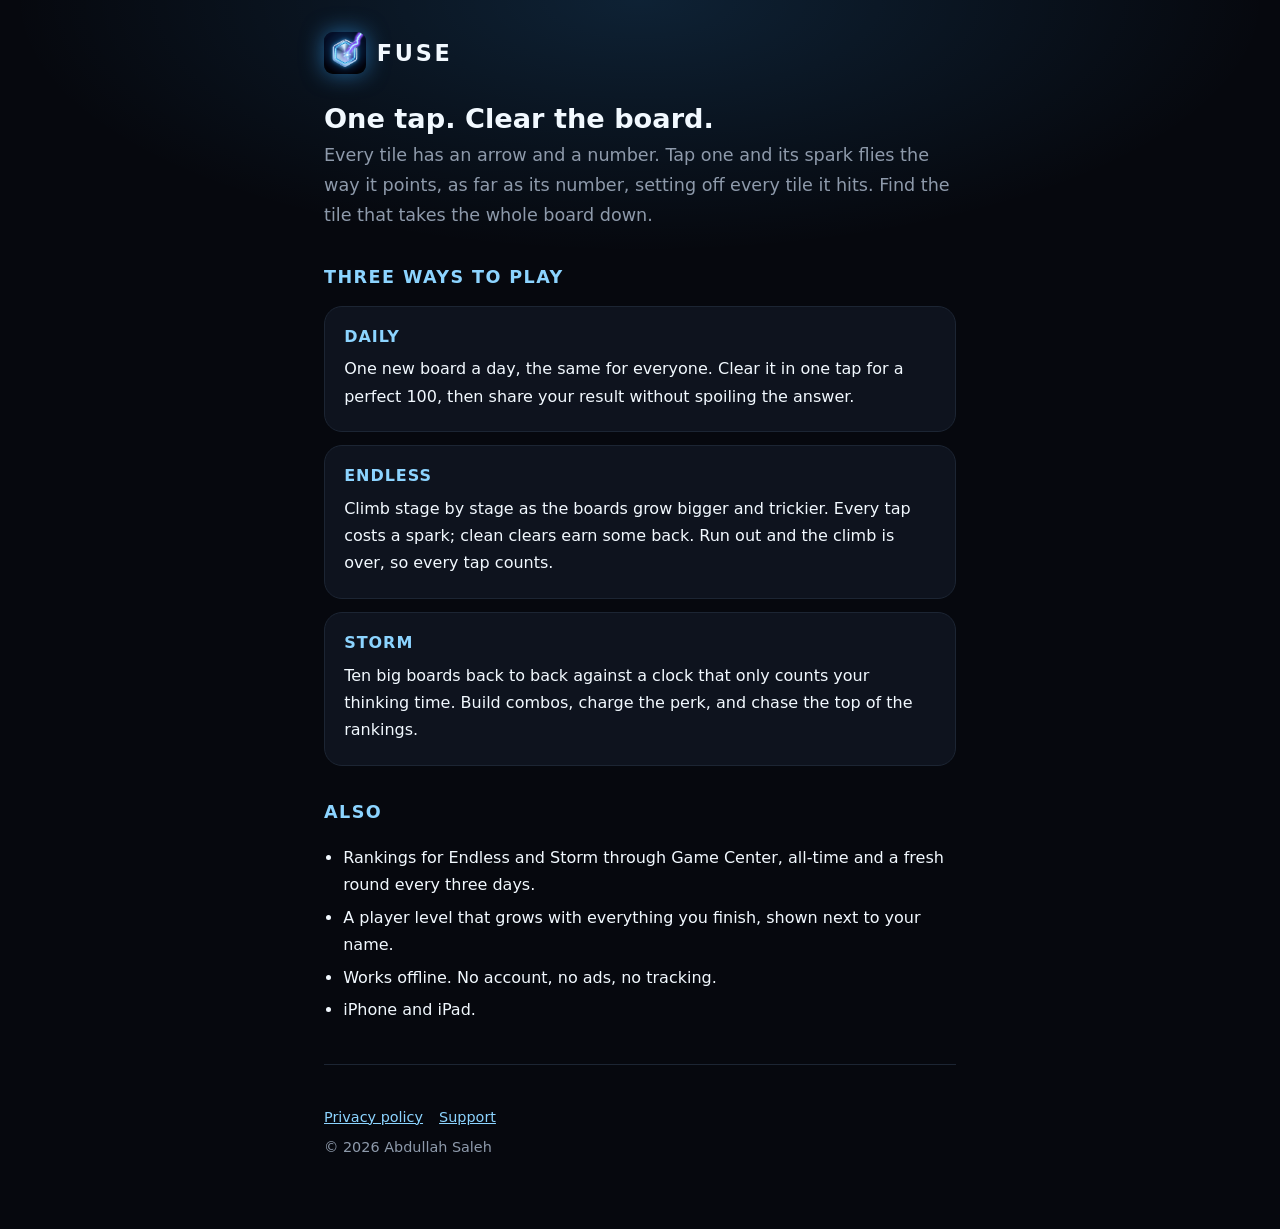
<file: index.html>
<!DOCTYPE html>
<html lang="en">
<head>
<meta charset="utf-8">
<meta name="viewport" content="width=device-width, initial-scale=1">
<title>Fuse: Chain Reaction — one tap, clear the board</title>
<meta name="description" content="Fuse: Chain Reaction is an electric hex puzzle for iPhone and iPad. Tap one tile, watch the spark chain across the board, and try to clear it in a single tap. A new Daily board every day, an Endless climb and a Storm race against the clock.">
<link rel="icon" href="icon.png">
<link rel="apple-touch-icon" href="icon.png">
<link rel="stylesheet" href="style.css">
</head>
<body>
<a class="brand" href="./"><img src="icon.png" alt=""> FUSE</a>

<h1>One tap. Clear the board.</h1>
<p class="lede">Every tile has an arrow and a number. Tap one and its spark flies the way it points, as far as its number, setting off every tile it hits. Find the tile that takes the whole board down.</p>

<h2>Three ways to play</h2>
<div class="card"><strong>DAILY</strong><p>One new board a day, the same for everyone. Clear it in one tap for a perfect 100, then share your result without spoiling the answer.</p></div>
<div class="card"><strong>ENDLESS</strong><p>Climb stage by stage as the boards grow bigger and trickier. Every tap costs a spark; clean clears earn some back. Run out and the climb is over, so every tap counts.</p></div>
<div class="card"><strong>STORM</strong><p>Ten big boards back to back against a clock that only counts your thinking time. Build combos, charge the perk, and chase the top of the rankings.</p></div>

<h2>Also</h2>
<ul>
<li>Rankings for Endless and Storm through Game Center, all-time and a fresh round every three days.</li>
<li>A player level that grows with everything you finish, shown next to your name.</li>
<li>Works offline. No account, no ads, no tracking.</li>
<li>iPhone and iPad.</li>
</ul>

<hr>
<nav class="muted"><a href="privacy/">Privacy policy</a><a href="support/">Support</a></nav>
<p class="muted">© 2026 Abdullah Saleh</p>
</body>
</html>
</file>
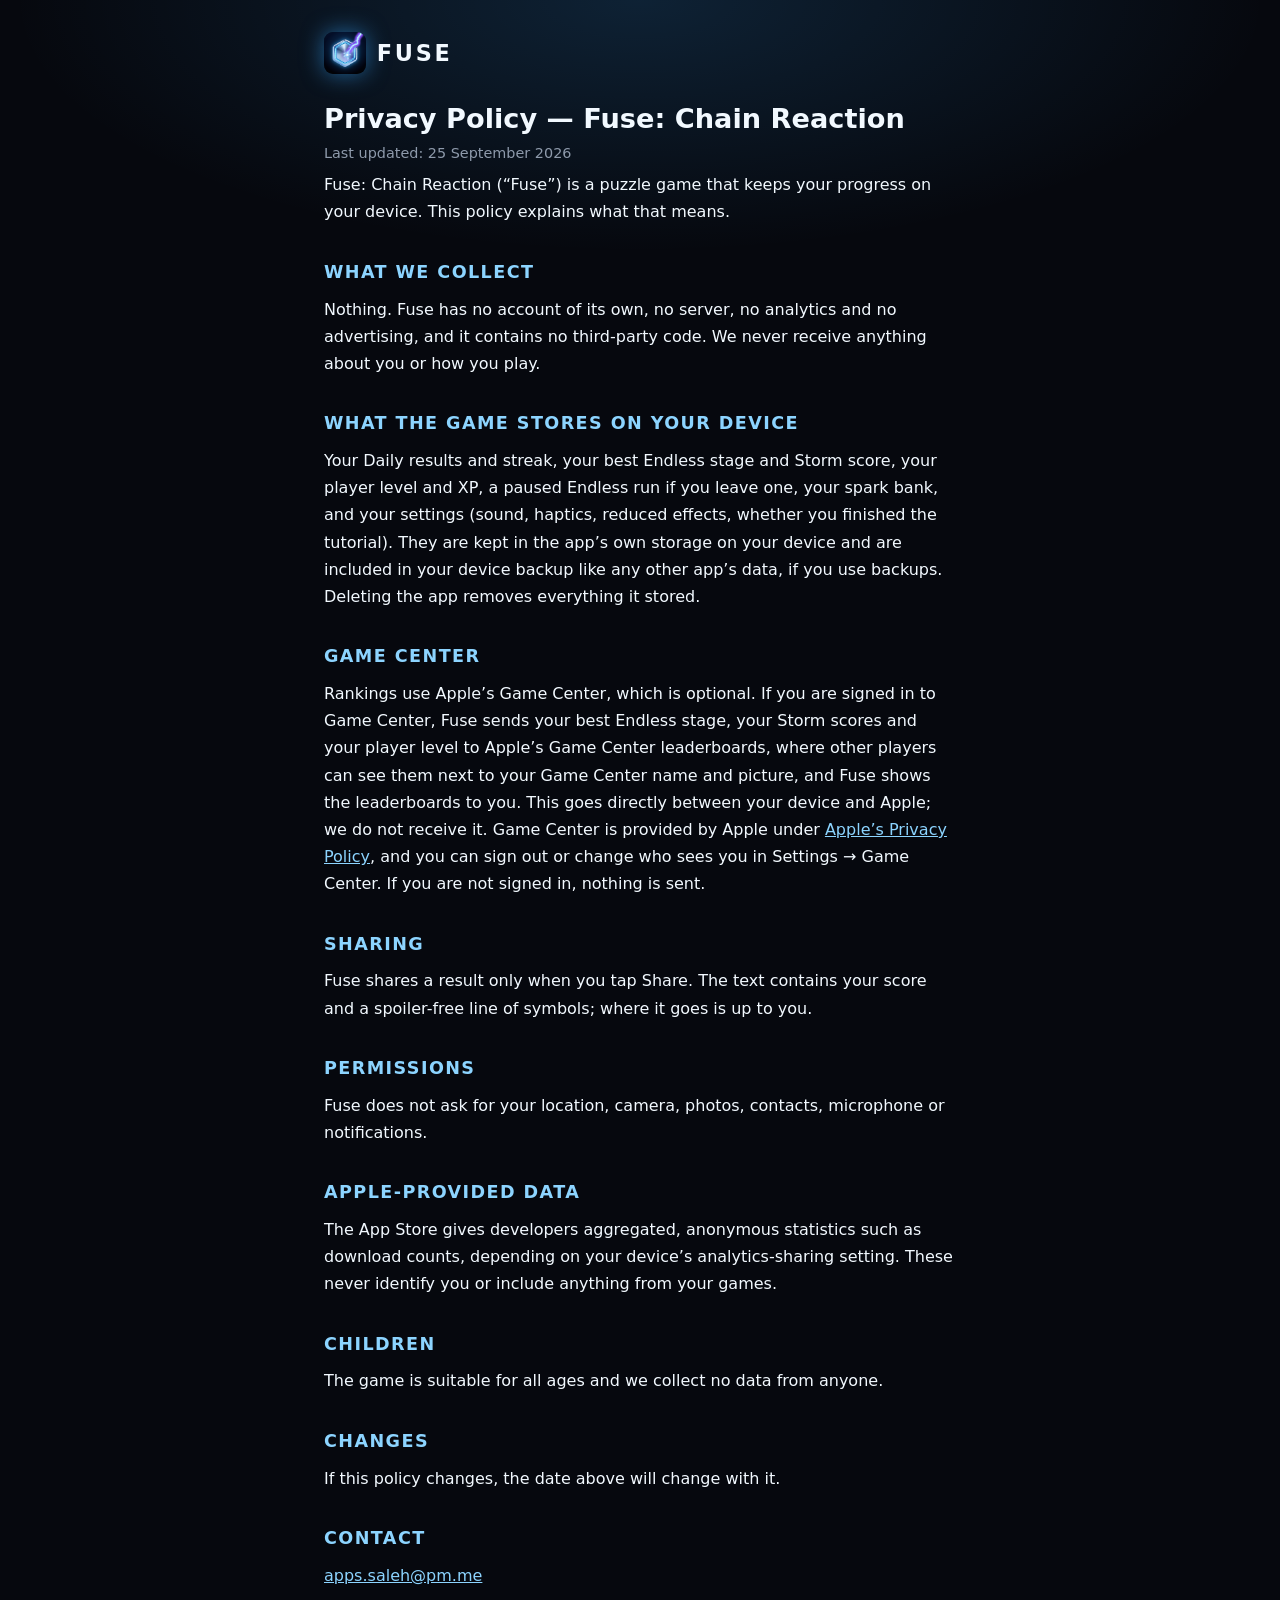
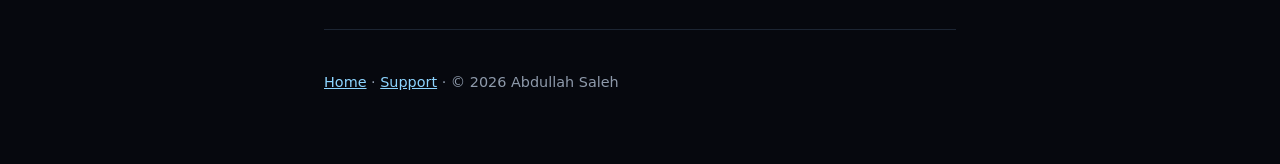
<file: privacy/index.html>
<!DOCTYPE html>
<html lang="en">
<head>
<meta charset="utf-8">
<meta name="viewport" content="width=device-width, initial-scale=1">
<title>Privacy Policy — Fuse: Chain Reaction</title>
<meta name="description" content="Fuse: Chain Reaction privacy policy: the game keeps your progress on your device and collects nothing. Leaderboards use Apple's Game Center.">
<link rel="icon" href="../icon.png">
<link rel="stylesheet" href="../style.css">
</head>
<body>
<a class="brand" href="../"><img src="../icon.png" alt=""> FUSE</a>

<h1>Privacy Policy — Fuse: Chain Reaction</h1>
<p class="muted">Last updated: 25 September 2026</p>
<p>Fuse: Chain Reaction (“Fuse”) is a puzzle game that keeps your progress on your device. This policy explains what that means.</p>

<h2>What we collect</h2>
<p>Nothing. Fuse has no account of its own, no server, no analytics and no advertising, and it contains no third-party code. We never receive anything about you or how you play.</p>

<h2>What the game stores on your device</h2>
<p>Your Daily results and streak, your best Endless stage and Storm score, your player level and XP, a paused Endless run if you leave one, your spark bank, and your settings (sound, haptics, reduced effects, whether you finished the tutorial). They are kept in the app’s own storage on your device and are included in your device backup like any other app’s data, if you use backups. Deleting the app removes everything it stored.</p>

<h2>Game Center</h2>
<p>Rankings use Apple’s Game Center, which is optional. If you are signed in to Game Center, Fuse sends your best Endless stage, your Storm scores and your player level to Apple’s Game Center leaderboards, where other players can see them next to your Game Center name and picture, and Fuse shows the leaderboards to you. This goes directly between your device and Apple; we do not receive it. Game Center is provided by Apple under <a href="https://www.apple.com/legal/privacy/">Apple’s Privacy Policy</a>, and you can sign out or change who sees you in Settings → Game Center. If you are not signed in, nothing is sent.</p>

<h2>Sharing</h2>
<p>Fuse shares a result only when you tap Share. The text contains your score and a spoiler-free line of symbols; where it goes is up to you.</p>

<h2>Permissions</h2>
<p>Fuse does not ask for your location, camera, photos, contacts, microphone or notifications.</p>

<h2>Apple-provided data</h2>
<p>The App Store gives developers aggregated, anonymous statistics such as download counts, depending on your device’s analytics-sharing setting. These never identify you or include anything from your games.</p>

<h2>Children</h2>
<p>The game is suitable for all ages and we collect no data from anyone.</p>

<h2>Changes</h2>
<p>If this policy changes, the date above will change with it.</p>

<h2>Contact</h2>
<p><a href="mailto:apps.saleh@pm.me">apps.saleh@pm.me</a></p>

<hr>
<p class="muted"><a href="../">Home</a> · <a href="../support/">Support</a> · © 2026 Abdullah Saleh</p>
</body>
</html>
</file>
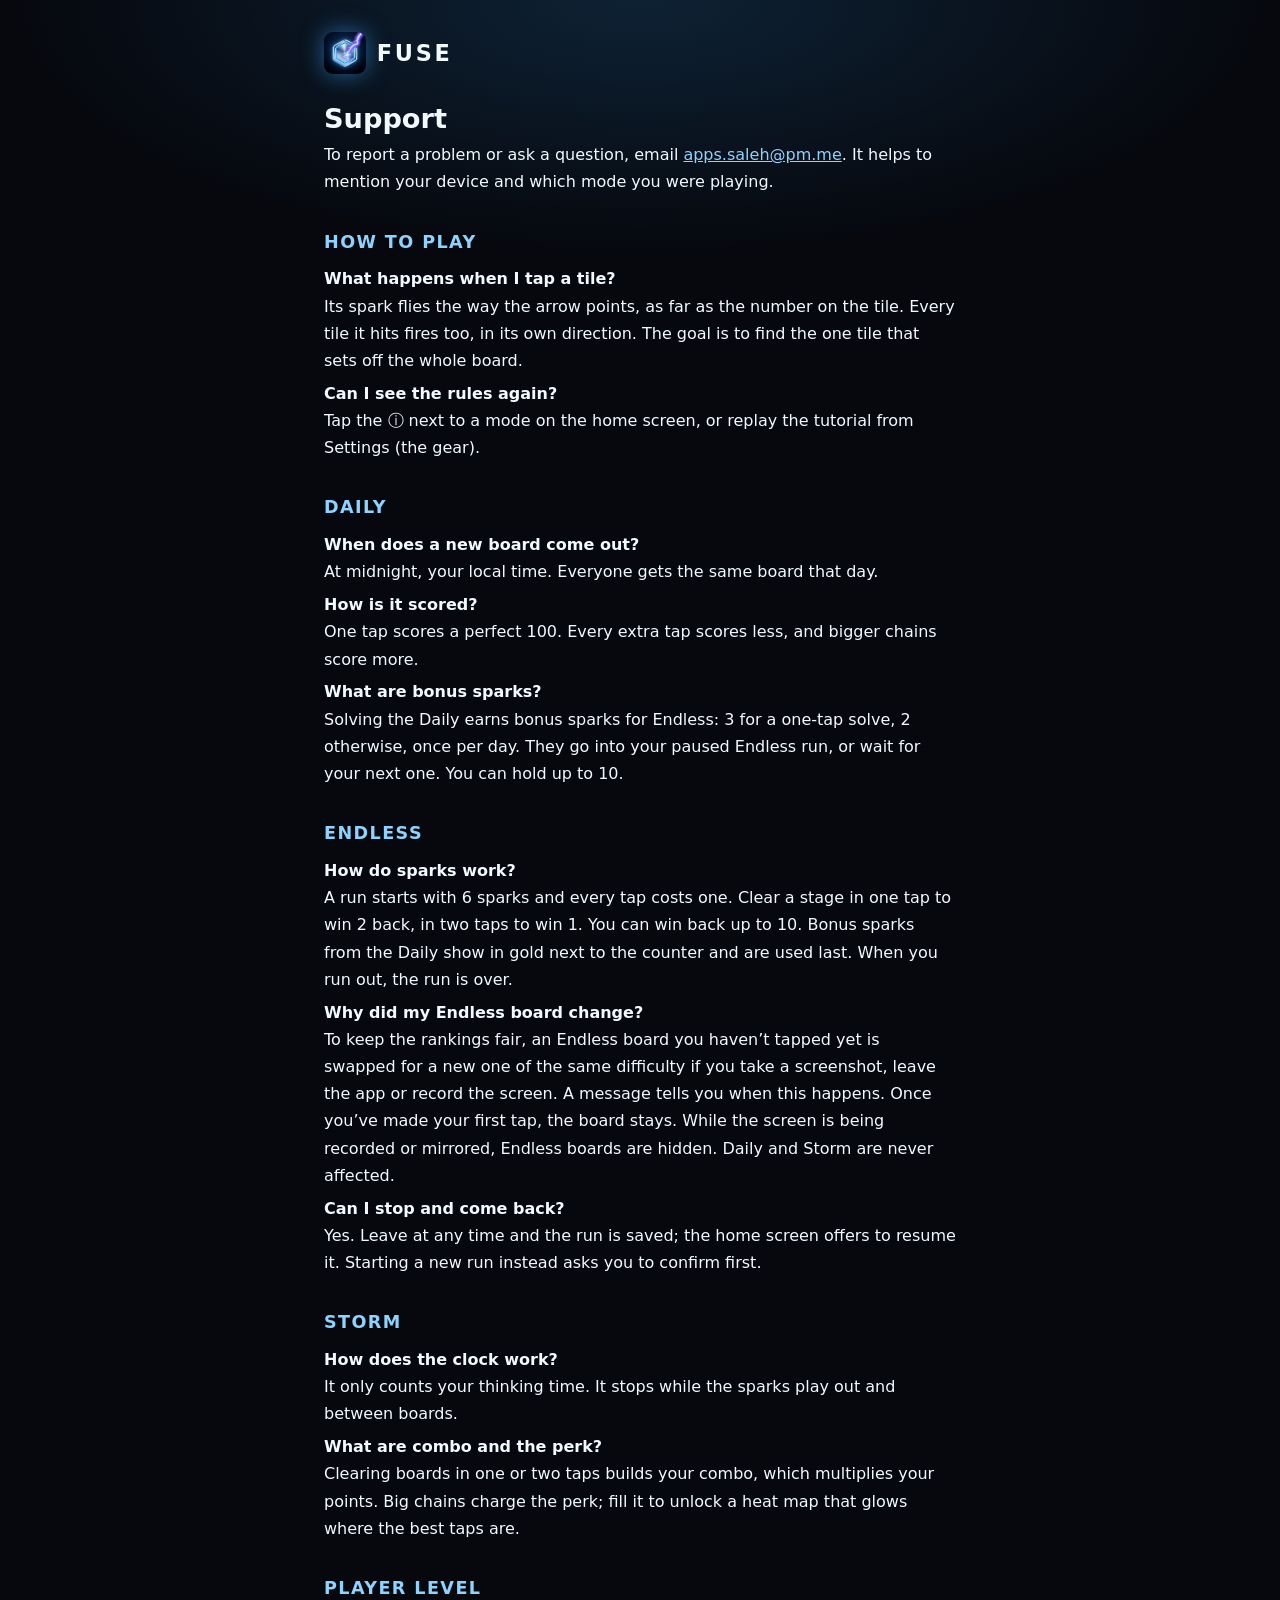
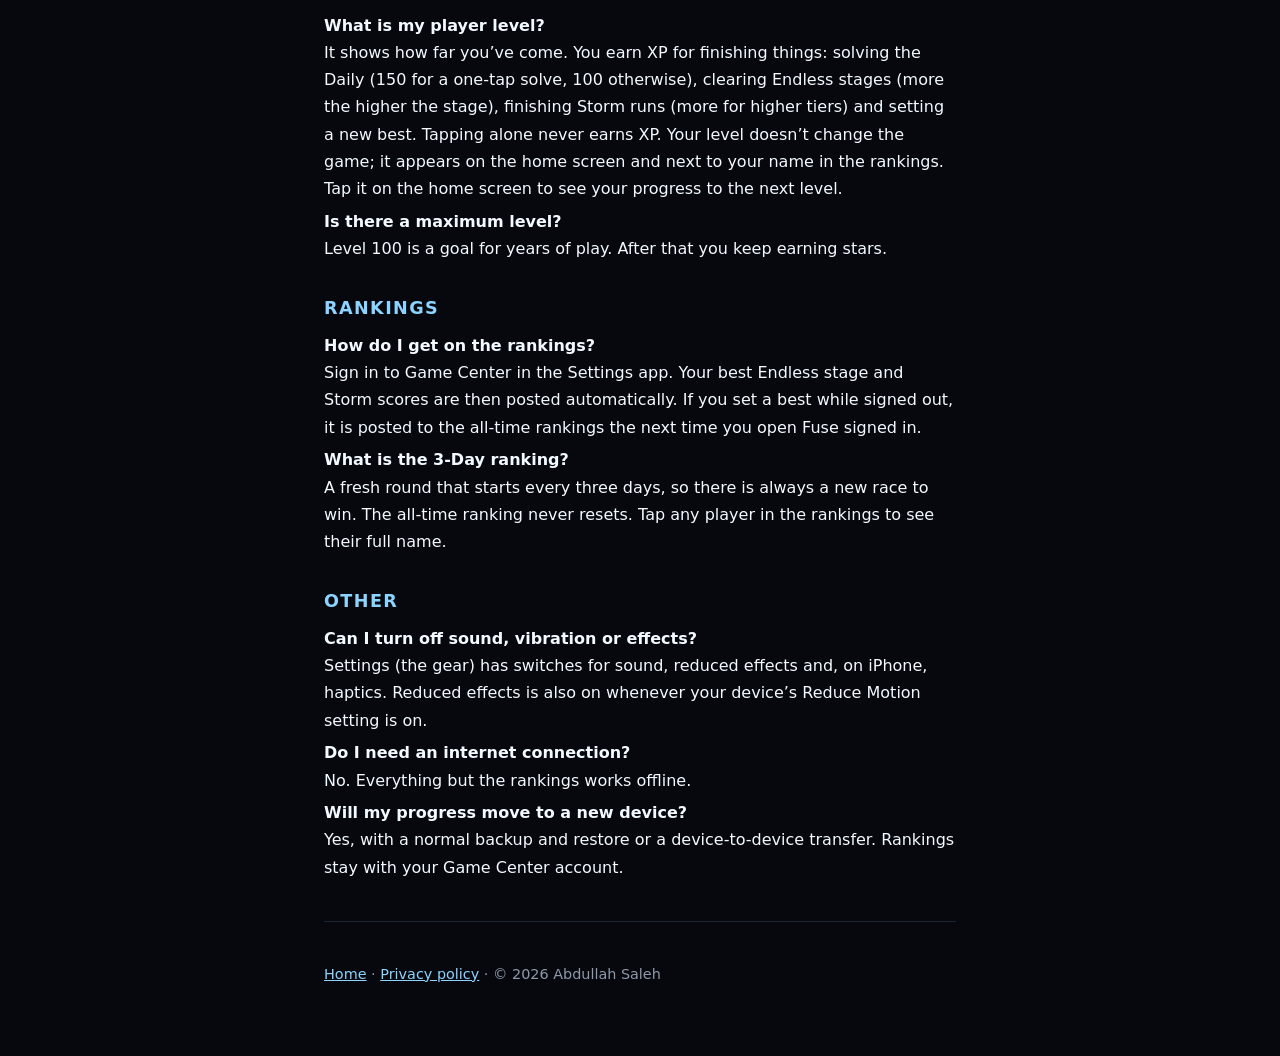
<file: support/index.html>
<!DOCTYPE html>
<html lang="en">
<head>
<meta charset="utf-8">
<meta name="viewport" content="width=device-width, initial-scale=1">
<title>Support — Fuse: Chain Reaction</title>
<meta name="description" content="Help with Fuse: Chain Reaction: how the Daily, Endless and Storm modes work, sparks, rankings and more.">
<link rel="icon" href="../icon.png">
<link rel="stylesheet" href="../style.css">
</head>
<body>
<a class="brand" href="../"><img src="../icon.png" alt=""> FUSE</a>
<h1>Support</h1>
<p>To report a problem or ask a question, email <a href="mailto:apps.saleh@pm.me">apps.saleh@pm.me</a>. It helps to mention your device and which mode you were playing.</p>

<h2>How to play</h2>
<p><strong>What happens when I tap a tile?</strong><br>Its spark flies the way the arrow points, as far as the number on the tile. Every tile it hits fires too, in its own direction. The goal is to find the one tile that sets off the whole board.</p>
<p><strong>Can I see the rules again?</strong><br>Tap the ⓘ next to a mode on the home screen, or replay the tutorial from Settings (the gear).</p>

<h2>Daily</h2>
<p><strong>When does a new board come out?</strong><br>At midnight, your local time. Everyone gets the same board that day.</p>
<p><strong>How is it scored?</strong><br>One tap scores a perfect 100. Every extra tap scores less, and bigger chains score more.</p>
<p><strong>What are bonus sparks?</strong><br>Solving the Daily earns bonus sparks for Endless: 3 for a one-tap solve, 2 otherwise, once per day. They go into your paused Endless run, or wait for your next one. You can hold up to 10.</p>

<h2>Endless</h2>
<p><strong>How do sparks work?</strong><br>A run starts with 6 sparks and every tap costs one. Clear a stage in one tap to win 2 back, in two taps to win 1. You can win back up to 10. Bonus sparks from the Daily show in gold next to the counter and are used last. When you run out, the run is over.</p>
<p><strong>Why did my Endless board change?</strong><br>To keep the rankings fair, an Endless board you haven’t tapped yet is swapped for a new one of the same difficulty if you take a screenshot, leave the app or record the screen. A message tells you when this happens. Once you’ve made your first tap, the board stays. While the screen is being recorded or mirrored, Endless boards are hidden. Daily and Storm are never affected.</p>
<p><strong>Can I stop and come back?</strong><br>Yes. Leave at any time and the run is saved; the home screen offers to resume it. Starting a new run instead asks you to confirm first.</p>

<h2>Storm</h2>
<p><strong>How does the clock work?</strong><br>It only counts your thinking time. It stops while the sparks play out and between boards.</p>
<p><strong>What are combo and the perk?</strong><br>Clearing boards in one or two taps builds your combo, which multiplies your points. Big chains charge the perk; fill it to unlock a heat map that glows where the best taps are.</p>

<h2>Player level</h2>
<p><strong>What is my player level?</strong><br>It shows how far you’ve come. You earn XP for finishing things: solving the Daily (150 for a one-tap solve, 100 otherwise), clearing Endless stages (more the higher the stage), finishing Storm runs (more for higher tiers) and setting a new best. Tapping alone never earns XP. Your level doesn’t change the game; it appears on the home screen and next to your name in the rankings. Tap it on the home screen to see your progress to the next level.</p>
<p><strong>Is there a maximum level?</strong><br>Level 100 is a goal for years of play. After that you keep earning stars.</p>

<h2>Rankings</h2>
<p><strong>How do I get on the rankings?</strong><br>Sign in to Game Center in the Settings app. Your best Endless stage and Storm scores are then posted automatically. If you set a best while signed out, it is posted to the all-time rankings the next time you open Fuse signed in.</p>
<p><strong>What is the 3-Day ranking?</strong><br>A fresh round that starts every three days, so there is always a new race to win. The all-time ranking never resets. Tap any player in the rankings to see their full name.</p>

<h2>Other</h2>
<p><strong>Can I turn off sound, vibration or effects?</strong><br>Settings (the gear) has switches for sound, reduced effects and, on iPhone, haptics. Reduced effects is also on whenever your device’s Reduce Motion setting is on.</p>
<p><strong>Do I need an internet connection?</strong><br>No. Everything but the rankings works offline.</p>
<p><strong>Will my progress move to a new device?</strong><br>Yes, with a normal backup and restore or a device-to-device transfer. Rankings stay with your Game Center account.</p>

<hr>
<p class="muted"><a href="../">Home</a> · <a href="../privacy/">Privacy policy</a> · © 2026 Abdullah Saleh</p>
</body>
</html>
</file>
<file: style.css>
:root { color-scheme: dark; --bg: #06080e; --surface: #0e131e; --text: #f2f9ff; --dim: #8e9aab; --neon: #38a8ff; --soft: #8cd4ff; --line: #1c2533; }
* { box-sizing: border-box; }
body { font-family: ui-rounded, -apple-system, "SF Pro Rounded", "Segoe UI", system-ui, sans-serif; max-width: 42rem; margin: 0 auto; padding: 2rem 1.25rem 4rem; line-height: 1.7; color: var(--text);
  background: radial-gradient(ellipse 70% 40% at 50% 0%, rgba(56,168,255,.16), transparent 70%), var(--bg); background-attachment: fixed; min-height: 100vh; }
a { color: var(--soft); }
h1 { font-size: 1.7rem; font-weight: 900; margin: 0 0 .35rem; line-height: 1.25; }
h2 { font-size: 1.1rem; font-weight: 900; letter-spacing: .08em; text-transform: uppercase; margin: 2rem 0 .5rem; color: var(--soft); }
p, li { margin: .35rem 0; }
ul { padding-inline-start: 1.2rem; }
.muted { color: var(--dim); font-size: .9rem; }
.brand { display: inline-flex; align-items: center; gap: .7rem; font-weight: 900; font-size: 1.4rem; letter-spacing: .12em; margin-bottom: 1.75rem; color: inherit; text-decoration: none; }
.brand img { width: 2.6rem; height: 2.6rem; border-radius: 22%; box-shadow: 0 0 22px rgba(56,168,255,.55); }
.lede { font-size: 1.1rem; color: var(--dim); }
.card { background: var(--surface); border: 1px solid var(--line); border-radius: 18px; padding: 1rem 1.2rem; margin: .8rem 0; }
.card strong { color: var(--soft); letter-spacing: .06em; }
nav a { margin-inline-end: 1rem; }
hr { border: 0; border-top: 1px solid var(--line); margin: 2.5rem 0; }
</file>
